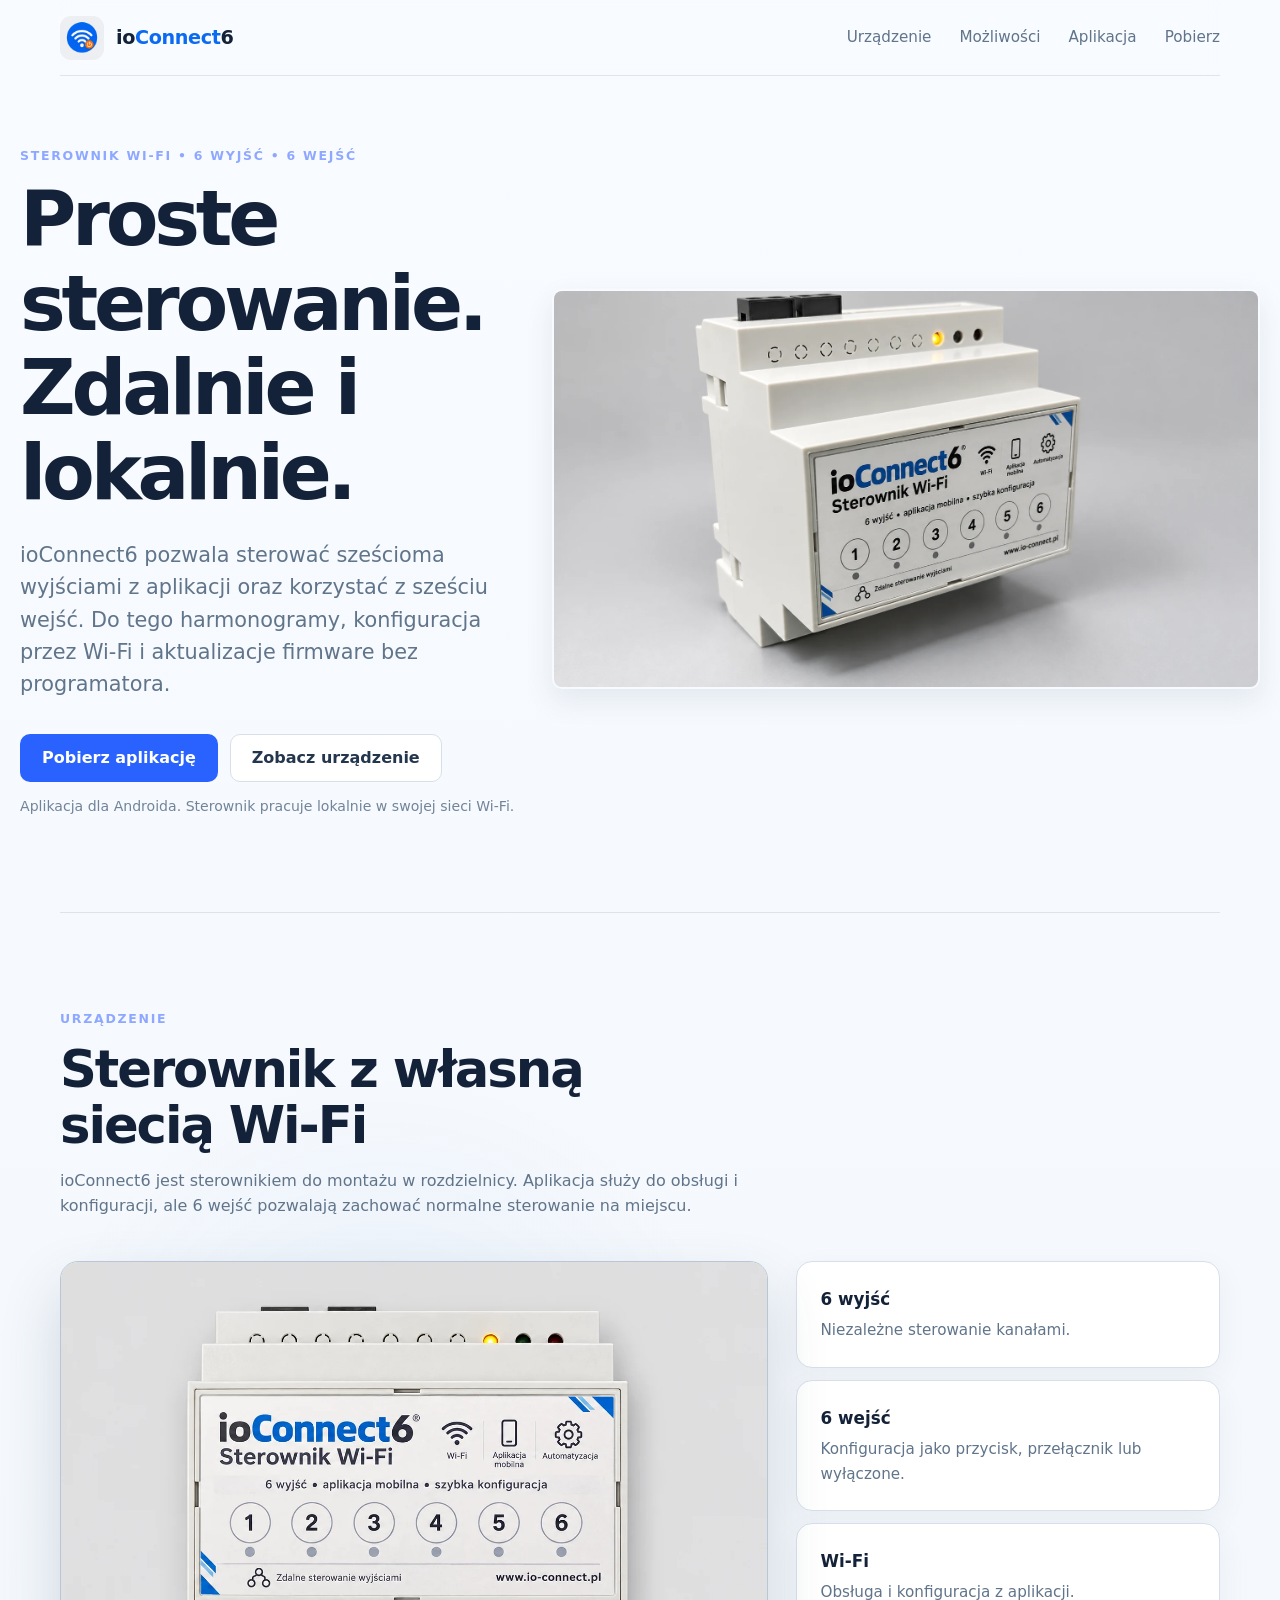
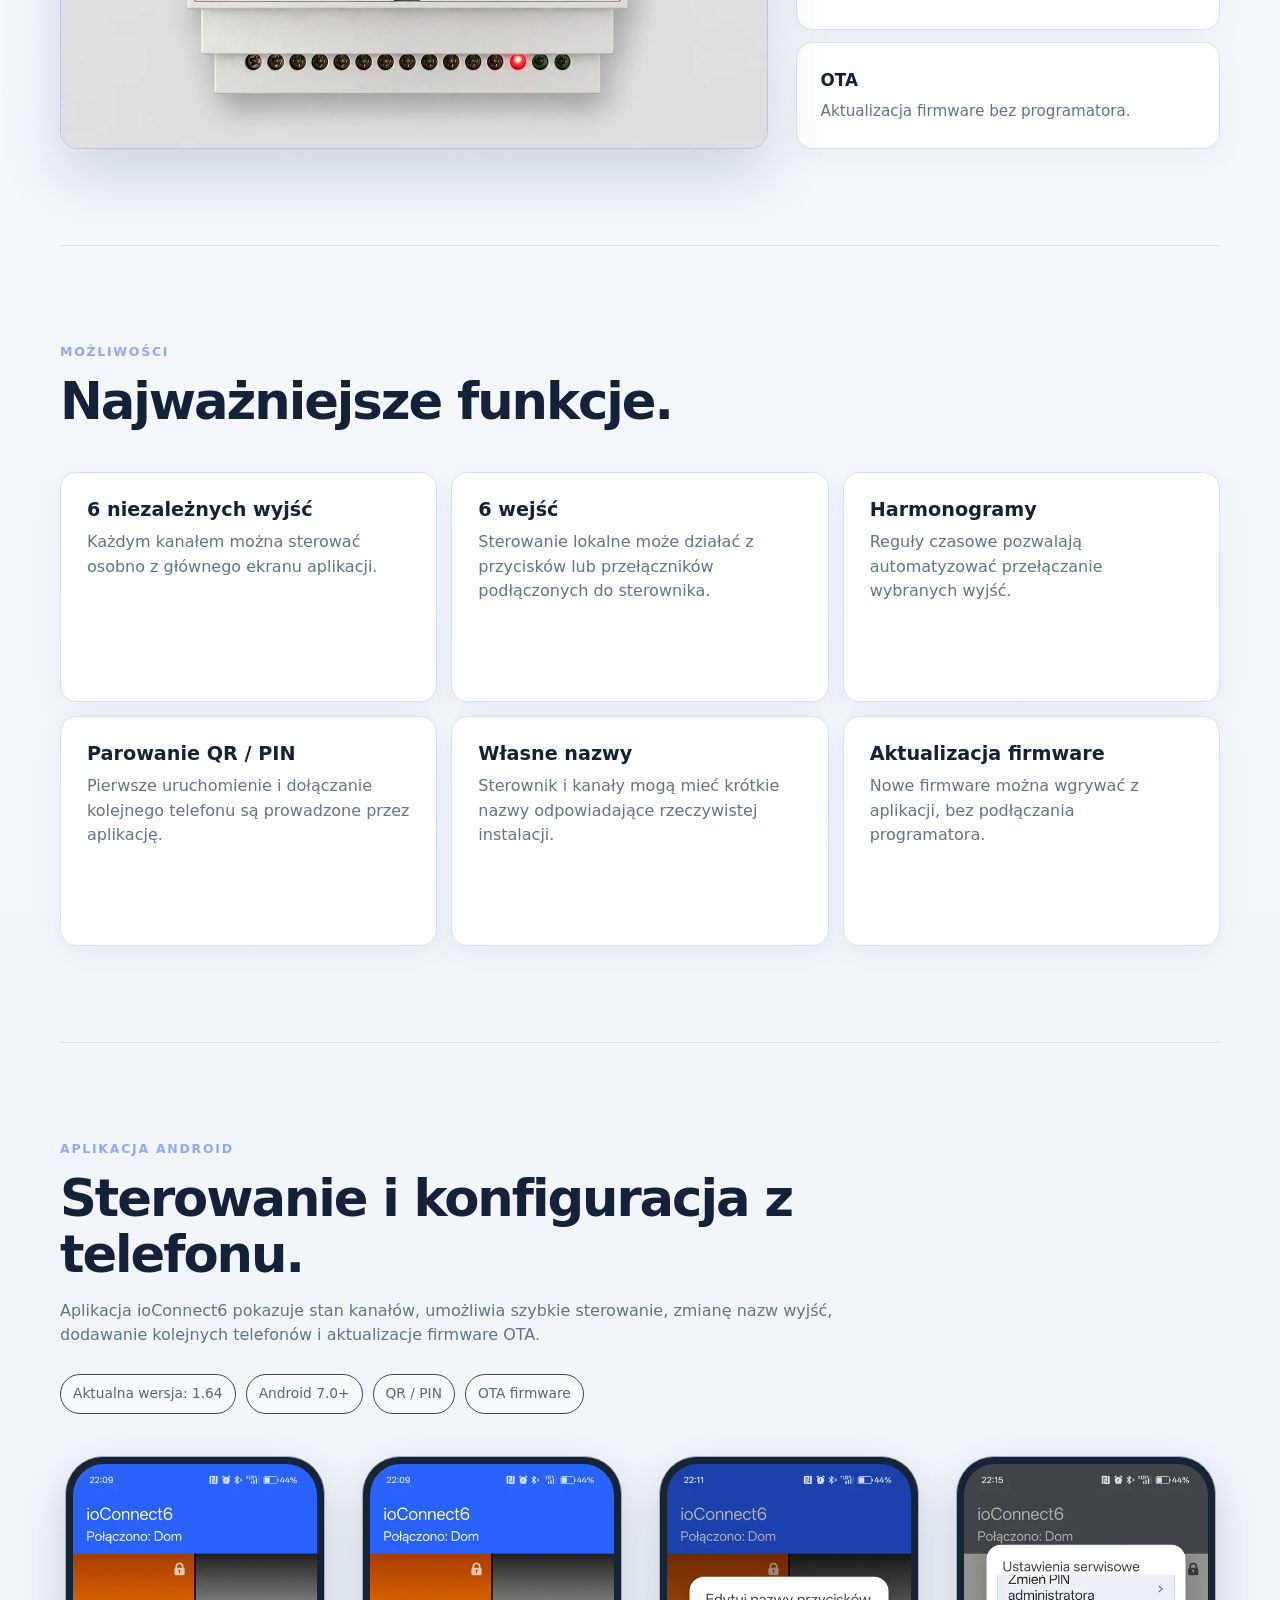
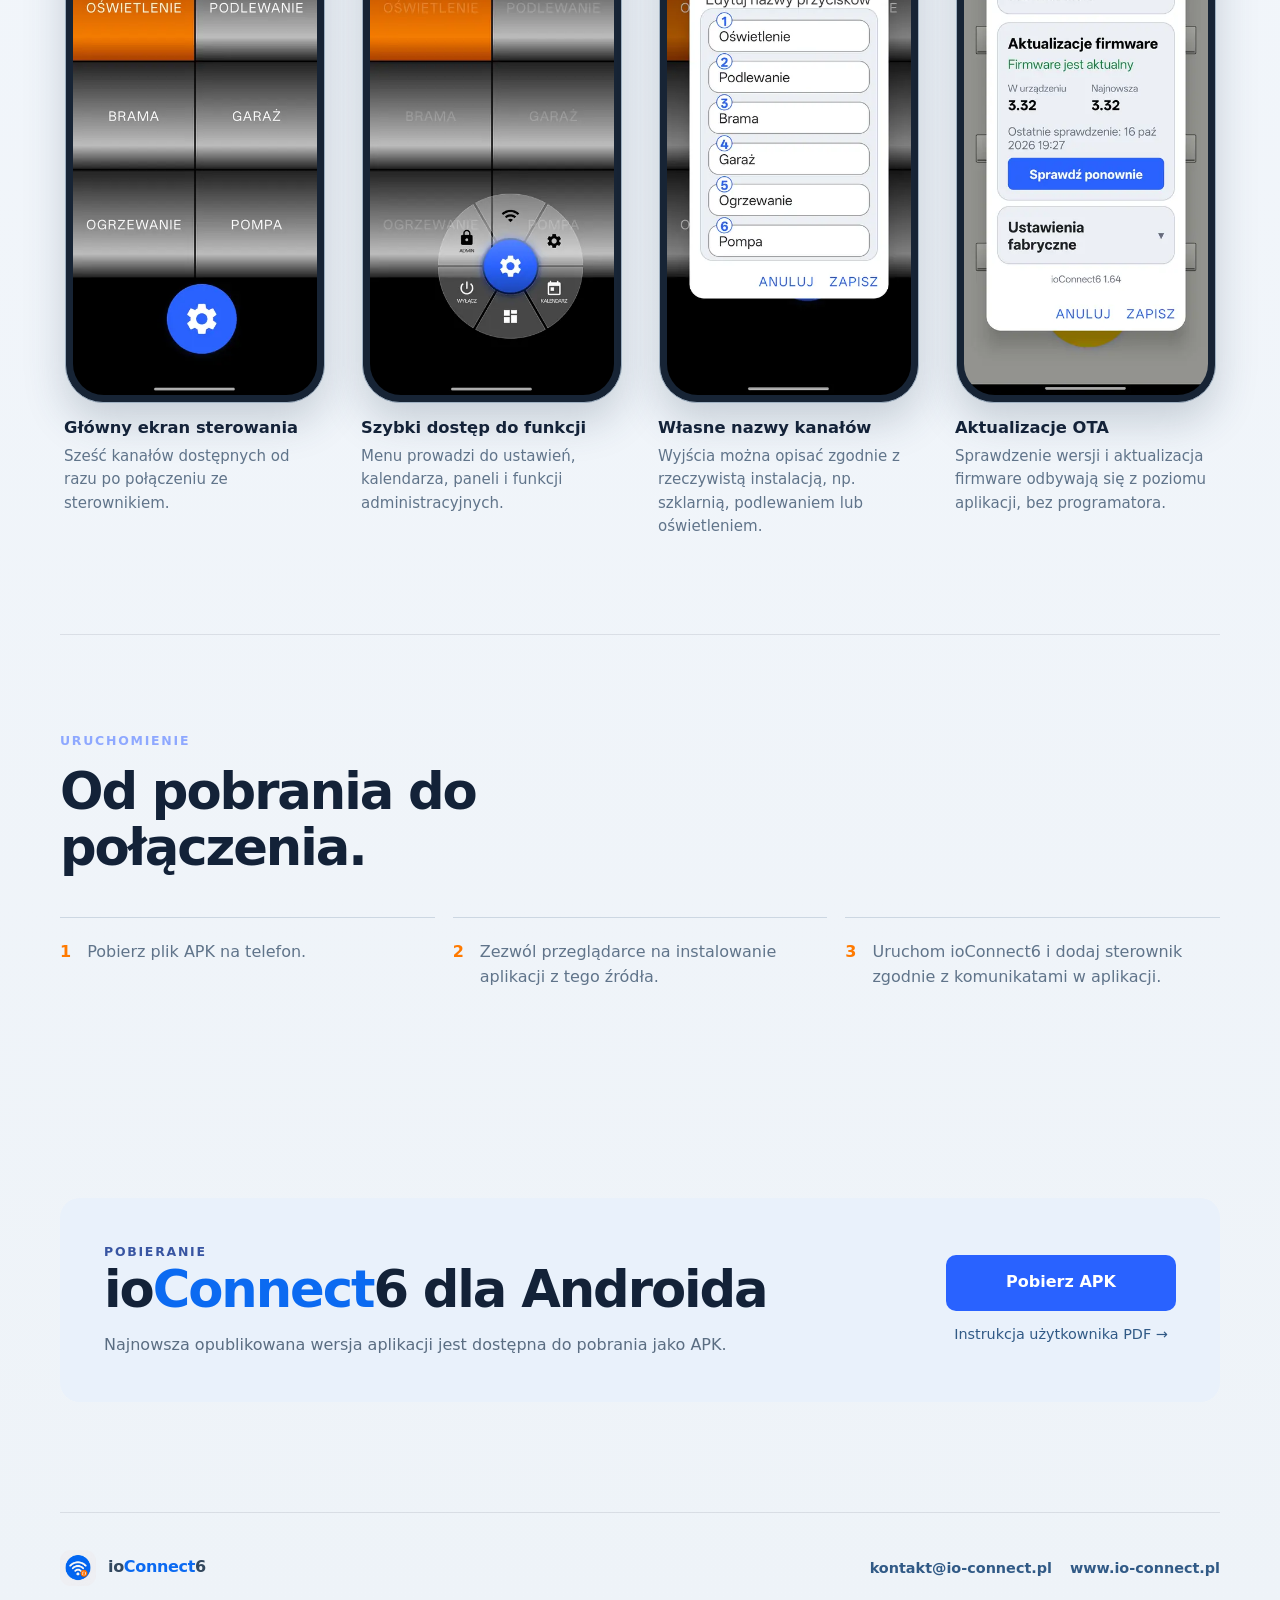
<file: index.html>
<!doctype html>
<html lang="pl">
<head>
  <meta charset="utf-8">
  <meta name="viewport" content="width=device-width, initial-scale=1">
  <meta name="description" content="ioConnect6 — sterownik Wi‑Fi z 6 wyjściami, 6 wejściami i aplikacją na Androida.">
  <meta name="robots" content="noindex, nofollow, noarchive">
  <meta name="theme-color" content="#f5f8fc">
  <title>ioConnect6 — sterownik Wi‑Fi</title>
  <link rel="icon" href="assets/ioConnect6-icon-512.jpg">
  <link rel="stylesheet" href="style.css?v=17-brand">
</head>
<body>
  <header class="topbar">
    <a class="brand" href="#start" aria-label="ioConnect6 — strona główna">
      <img src="assets/ioConnect6-icon-512.jpg" alt="" width="44" height="44">
      <span>io<span class="bc">Connect</span>6</span>
    </a>
    <nav aria-label="Główna nawigacja">
      <a href="#urzadzenie">Urządzenie</a>
      <a href="#mozliwosci">Możliwości</a>
      <a href="#aplikacja">Aplikacja</a>
      <a href="pobierz/">Pobierz</a>
    </nav>
  </header>

  <main>
    <section class="hero" id="start">
      <div class="hero-copy">
        <p class="eyebrow">STEROWNIK WI‑FI • 6 WYJŚĆ • 6 WEJŚĆ</p>
        <h1>Proste sterowanie. Zdalnie i lokalnie.</h1>
        <p class="lead">io<span class="bc">Connect</span>6 pozwala sterować sześcioma wyjściami z aplikacji oraz korzystać z sześciu wejść. Do tego harmonogramy, konfiguracja przez Wi‑Fi i aktualizacje firmware bez programatora.</p>
        <div class="hero-actions">
          <a class="button primary" href="pobierz/">Pobierz aplikację</a>
          <a class="button secondary" href="#urzadzenie">Zobacz urządzenie</a>
        </div>
        <p class="small-note">Aplikacja dla Androida. Sterownik pracuje lokalnie w swojej sieci Wi‑Fi.</p>
      </div>

      <figure class="product-hero">
        <img src="assets/ioConnect6-product-hero.webp" alt="Sterownik ioConnect6 w obudowie na szynę DIN" width="1672" height="941">
      </figure>
    </section>

    <section class="section product-section" id="urzadzenie">
      <div class="section-heading">
        <p class="eyebrow">URZĄDZENIE</p>
        <h2>Sterownik z własną siecią Wi‑Fi</h2>
        <p>io<span class="bc">Connect</span>6 jest sterownikiem do montażu w rozdzielnicy. Aplikacja służy do obsługi i konfiguracji, ale 6 wejść pozwalają zachować normalne sterowanie na miejscu.</p>
      </div>
      <div class="product-panel">
        <img src="assets/ioConnect6-product-front.webp" alt="ioConnect6 — widok sterownika od frontu" width="1672" height="941">
        <div class="product-facts">
          <div><strong>6 wyjść</strong><span>Niezależne sterowanie kanałami.</span></div>
          <div><strong>6 wejść</strong><span>Konfiguracja jako przycisk, przełącznik lub wyłączone.</span></div>
          <div><strong>Wi‑Fi</strong><span>Obsługa i konfiguracja z aplikacji.</span></div>
          <div><strong>OTA</strong><span>Aktualizacja firmware bez programatora.</span></div>
        </div>
      </div>
    </section>

    <section class="section" id="mozliwosci">
      <div class="section-heading">
        <p class="eyebrow">MOŻLIWOŚCI</p>
        <h2>Najważniejsze funkcje.</h2>
      </div>
      <div class="feature-grid">
        <article>
<h3>6 niezależnych wyjść</h3>
          <p>Każdym kanałem można sterować osobno z głównego ekranu aplikacji.</p>
        </article>
        <article>
<h3>6 wejść</h3>
          <p>Sterowanie lokalne może działać z przycisków lub przełączników podłączonych do sterownika.</p>
        </article>
        <article>
<h3>Harmonogramy</h3>
          <p>Reguły czasowe pozwalają automatyzować przełączanie wybranych wyjść.</p>
        </article>
        <article>
<h3>Parowanie QR / PIN</h3>
          <p>Pierwsze uruchomienie i dołączanie kolejnego telefonu są prowadzone przez aplikację.</p>
        </article>
        <article>
<h3>Własne nazwy</h3>
          <p>Sterownik i kanały mogą mieć krótkie nazwy odpowiadające rzeczywistej instalacji.</p>
        </article>
        <article>
<h3>Aktualizacja firmware</h3>
          <p>Nowe firmware można wgrywać z aplikacji, bez podłączania programatora.</p>
        </article>
      </div>
    </section>

    <section class="section app-section" id="aplikacja">
      <div class="section-heading app-heading">
        <p class="eyebrow">APLIKACJA ANDROID</p>
        <h2>Sterowanie i konfiguracja z telefonu.</h2>
        <p>Aplikacja io<span class="bc">Connect</span>6 pokazuje stan kanałów, umożliwia szybkie sterowanie, zmianę nazw wyjść, dodawanie kolejnych telefonów i aktualizacje firmware OTA.</p>
        <div class="meta-row">
          <span id="versionBadge">Aktualna wersja: 1.64</span>
          <span>Android 7.0+</span>
          <span>QR / PIN</span>
          <span>OTA firmware</span>
        </div>
      </div>
      <div class="app-shot-grid">
        <article class="app-shot-card">
          <div class="phone-frame"><img src="assets/app-main.webp" alt="Aplikacja ioConnect6 — główny ekran sterowania sześcioma wyjściami" width="420" height="916"></div>
          <div class="app-shot-copy">
            <h3>Główny ekran sterowania</h3>
            <p>Sześć kanałów dostępnych od razu po połączeniu ze sterownikiem.</p>
          </div>
        </article>
        <article class="app-shot-card">
          <div class="phone-frame"><img src="assets/app-menu.webp" alt="Aplikacja ioConnect6 — szybkie menu funkcji" width="420" height="916"></div>
          <div class="app-shot-copy">
            <h3>Szybki dostęp do funkcji</h3>
            <p>Menu prowadzi do ustawień, kalendarza, paneli i funkcji administracyjnych.</p>
          </div>
        </article>
        <article class="app-shot-card">
          <div class="phone-frame"><img src="assets/app-labels.webp" alt="Aplikacja ioConnect6 — edycja nazw przycisków" width="420" height="916"></div>
          <div class="app-shot-copy">
            <h3>Własne nazwy kanałów</h3>
            <p>Wyjścia można opisać zgodnie z rzeczywistą instalacją, np. szklarnią, podlewaniem lub oświetleniem.</p>
          </div>
        </article>
        <article class="app-shot-card">
          <div class="phone-frame"><img src="assets/app-ota.webp" alt="Aplikacja ioConnect6 — ekran aktualizacji firmware" width="420" height="916"></div>
          <div class="app-shot-copy">
            <h3>Aktualizacje OTA</h3>
            <p>Sprawdzenie wersji i aktualizacja firmware odbywają się z poziomu aplikacji, bez programatora.</p>
          </div>
        </article>
      </div>
    </section>

    <section class="section steps-section" id="jak-zaczac">
      <div class="section-heading">
        <p class="eyebrow">URUCHOMIENIE</p>
        <h2>Od pobrania do połączenia.</h2>
      </div>
      <div class="steps">
        <div><strong>1</strong><span>Pobierz plik APK na telefon.</span></div>
        <div><strong>2</strong><span>Zezwól przeglądarce na instalowanie aplikacji z tego źródła.</span></div>
        <div><strong>3</strong><span>Uruchom io<span class="bc">Connect</span>6 i dodaj sterownik zgodnie z komunikatami w aplikacji.</span></div>
      </div>
    </section>

    <section class="download-section" id="pobierz">
      <div>
        <p class="eyebrow">POBIERANIE</p>
        <h2>io<span class="bc">Connect</span>6 dla Androida</h2>
        <p id="releaseText">Najnowsza opublikowana wersja aplikacji jest dostępna do pobrania jako APK.</p>
      </div>
      <div class="download-actions">
        <a class="button primary large" href="pobierz/">Pobierz APK</a>
        <a class="text-link" id="downloadManual" href="docs/Instrukcja_uzytkownika_ioConnect6.pdf" target="_blank" rel="noopener">Instrukcja użytkownika PDF →</a>
      </div>
    </section>
  </main>

  <footer>
    <div class="brand footer-brand">
      <img src="assets/ioConnect6-icon-512.jpg" alt="" width="36" height="36">
      <span>io<span class="bc">Connect</span>6</span>
    </div>
    <div class="footer-contact">
      <a href="mailto:kontakt@io-connect.pl">kontakt@io-connect.pl</a>
      <a href="./">www.io-connect.pl</a>
    </div>
  </footer>

  <script src="site.js?v=11-manual" defer></script>
</body>
</html>
</file>
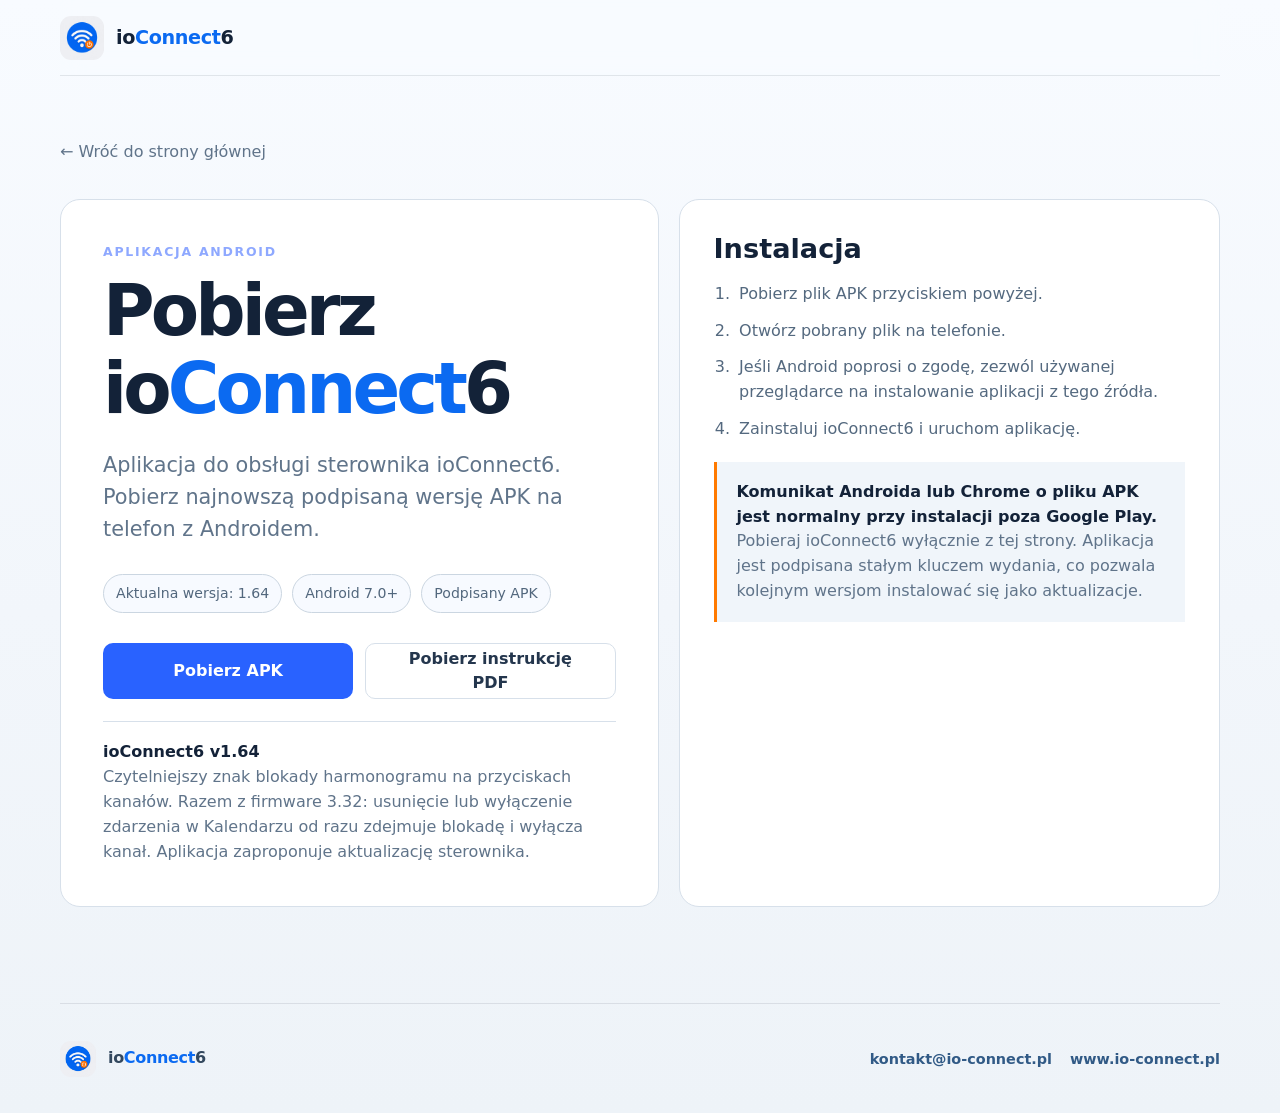
<file: pobierz/index.html>
<!doctype html>
<html lang="pl">
<head>
  <meta charset="utf-8">
  <meta name="viewport" content="width=device-width, initial-scale=1">
  <meta name="description" content="Pobierz aplikację ioConnect6 na Androida i zobacz krótką instrukcję instalacji.">
  <meta name="robots" content="noindex, nofollow, noarchive">
  <meta name="theme-color" content="#f5f8fc">
  <title>Pobierz ioConnect6</title>
  <link rel="icon" href="../assets/ioConnect6-icon-512.jpg">
  <link rel="stylesheet" href="../style.css?v=17-brand">
  <style>
    .download-page { width: 100%; margin: 0 auto; padding: 64px 0 96px; }
    .back-link { display:inline-block; margin-bottom:34px; color:#60748a; text-decoration:none; }
    .back-link:hover { color:#132238; }
    .download-layout { display:grid; grid-template-columns:minmax(0,1.05fr) minmax(0,.95fr); gap:20px; align-items:stretch; }
    .download-hero { padding: 42px; border:1px solid #d7e0ea; border-radius:20px; background:#ffffff; }
    .download-hero h1 { font-size:clamp(2.5rem,7vw,4.4rem); margin-bottom:18px; }
    .download-hero .lead { margin-bottom:28px; }
    .download-meta { display:flex; flex-wrap:wrap; gap:10px; margin:20px 0 30px; }
    .download-meta span { border:1px solid #cbd6e1; border-radius:999px; padding:8px 12px; color:#52677d; font-size:.88rem; background:#f7faff; }
    .install-card { margin-top:0; padding:34px; border:1px solid #d7e0ea; border-radius:20px; background:#ffffff; }
    .install-card h2 { font-size:1.7rem; margin-bottom:18px; }
    .install-list { margin:0; padding-left:1.35rem; color:#54697f; }
    .install-list li { margin:12px 0; padding-left:4px; }
    .notice { margin-top:20px; padding:18px 20px; border-left:3px solid #ff7a00; background:#f0f5fa; color:#60748a; }
    .notice strong { color:#132238; }
    .release-notes { margin-top:22px; padding-top:18px; border-top:1px solid #d7e0ea; color:#60748a; }
    .release-notes strong { color:#132238; }
    @media (max-width:860px) {
      .download-layout { grid-template-columns:1fr; }
    }
    @media (max-width:560px) {
      .download-page { padding-top:42px; }
      .download-hero { padding:26px 22px; }
      .install-card { padding:24px 22px; }
    }
  </style>
</head>
<body>
  <header class="topbar">
    <a class="brand" href="../" aria-label="ioConnect6 — strona główna">
      <img src="../assets/ioConnect6-icon-512.jpg" alt="" width="44" height="44">
      <span>io<span class="bc">Connect</span>6</span>
    </a>
  </header>

  <main>
    <div class="download-page">
      <a class="back-link" href="../">← Wróć do strony głównej</a>

      <div class="download-layout">
      <section class="download-hero">
        <p class="eyebrow">APLIKACJA ANDROID</p>
        <h1>Pobierz io<span class="bc">Connect</span>6</h1>
        <p class="lead">Aplikacja do obsługi sterownika io<span class="bc">Connect</span>6. Pobierz najnowszą podpisaną wersję APK na telefon z Androidem.</p>
        <div class="download-meta">
          <span id="versionBadge">Aktualna wersja: 1.64</span>
          <span>Android 7.0+</span>
          <span>Podpisany APK</span>
        </div>
        <div class="download-buttons">
          <a class="button primary large" id="downloadApk" href="https://github.com/unijavac/ioConnect6-App/releases/latest">Pobierz APK</a>
          <a class="button secondary large" id="downloadManual" href="../docs/Instrukcja_uzytkownika_ioConnect6.pdf" target="_blank" rel="noopener">Pobierz instrukcję PDF</a>
        </div>
        <div class="release-notes">
          <strong>io<span class="bc">Connect</span>6 v1.64</strong><br>
          Czytelniejszy znak blokady harmonogramu na przyciskach kanałów. Razem z firmware 3.32: usunięcie lub wyłączenie zdarzenia w Kalendarzu od razu zdejmuje blokadę i wyłącza kanał. Aplikacja zaproponuje aktualizację sterownika.
        </div>
      </section>

      <section class="install-card">
        <h2>Instalacja</h2>
        <ol class="install-list">
          <li>Pobierz plik APK przyciskiem powyżej.</li>
          <li>Otwórz pobrany plik na telefonie.</li>
          <li>Jeśli Android poprosi o zgodę, zezwól używanej przeglądarce na instalowanie aplikacji z tego źródła.</li>
          <li>Zainstaluj io<span class="bc">Connect</span>6 i uruchom aplikację.</li>
        </ol>
        <div class="notice">
          <strong>Komunikat Androida lub Chrome o pliku APK jest normalny przy instalacji poza Google Play.</strong>
          Pobieraj io<span class="bc">Connect</span>6 wyłącznie z tej strony. Aplikacja jest podpisana stałym kluczem wydania, co pozwala kolejnym wersjom instalować się jako aktualizacje.
        </div>
      </section>
      </div>
    </div>
  </main>

  <footer>
    <div class="brand footer-brand">
      <img src="../assets/ioConnect6-icon-512.jpg" alt="" width="36" height="36">
      <span>io<span class="bc">Connect</span>6</span>
    </div>
    <div class="footer-contact">
      <a href="mailto:kontakt@io-connect.pl">kontakt@io-connect.pl</a>
      <a href="../">www.io-connect.pl</a>
    </div>
  </footer>

  <script>
  (() => {
    const api = 'https://api.github.com/repos/unijavac/ioConnect6-App/releases/latest';
    const fallback = 'https://github.com/unijavac/ioConnect6-App/releases/latest';
    const manualFallback = 'https://github.com/unijavac/ioConnect6-App/releases/download/v1.64/Instrukcja_uzytkownika_ioConnect6_v1.16.pdf';
    const button = document.getElementById('downloadApk');
    const manualButton = document.getElementById('downloadManual');
    const badge = document.getElementById('versionBadge');

    fetch(api, { headers: { 'Accept': 'application/vnd.github+json' } })
      .then(r => { if (!r.ok) throw new Error('GitHub API'); return r.json(); })
      .then(release => {
        const assets = Array.isArray(release.assets) ? release.assets : [];
        const apk = assets.find(a => a.name && a.name.toLowerCase().endsWith('.apk'));
        const pdfs = assets.filter(a => a.name && a.name.toLowerCase().endsWith('.pdf'));
        pdfs.sort((a, b) => new Date(b.created_at || 0) - new Date(a.created_at || 0));
        const manualAsset = pdfs[0] || null;
        const version = (release.tag_name || '').replace(/^v/i, '') || 'najnowsza';
        if (badge) badge.textContent = `Aktualna wersja: ${version}`;
        if (apk && apk.browser_download_url) button.href = apk.browser_download_url;
        else button.href = fallback;
      })
      .catch(() => {
        button.href = fallback;
      });

  })();
  </script>
</body>
</html>
</file>
<file: style.css>
:root {
  --bg: #f5f8fc;
  --panel: #ffffff;
  --panel-2: #edf3f9;
  --line: #d7e0ea;
  --text: #132238;
  --muted: #60748a;
  --blue: #2962ff;
  --blue-2: #3973ff;
  --orange: #ff7a00;
  --green: #2e7d32;
  --max: 1160px;
}

* { box-sizing: border-box; }
html { scroll-behavior: smooth; }
body {
  margin: 0;
  background: var(--bg);
  color: var(--text);
  font-family: Inter, ui-sans-serif, system-ui, -apple-system, BlinkMacSystemFont, "Segoe UI", sans-serif;
  line-height: 1.55;
}
a { color: inherit; }
button, a { -webkit-tap-highlight-color: transparent; }

.topbar {
  width: min(calc(100% - 40px), var(--max));
  margin: 0 auto;
  min-height: 76px;
  display: flex;
  align-items: center;
  justify-content: space-between;
  border-bottom: 1px solid rgba(19,34,56,.10);
}
.brand {
  display: inline-flex;
  align-items: center;
  gap: 12px;
  text-decoration: none;
  font-weight: 750;
  letter-spacing: -.02em;
  font-size: 1.2rem;
}
.brand img { border-radius: 11px; }
nav { display: flex; gap: 28px; }
nav a { color: var(--muted); text-decoration: none; font-size: .95rem; }
nav a:hover { color: var(--text); }

main { width: min(calc(100% - 40px), var(--max)); margin: 0 auto; }
.hero {
  width: min(calc(100vw - 40px), 1280px);
  margin-left: 50%;
  transform: translateX(-50%);
  min-height: 650px;
  display: grid;
  grid-template-columns: minmax(480px, 1fr) 708px;
  gap: 26px;
  align-items: center;
  padding: 70px 0 80px;
}
.eyebrow {
  margin: 0 0 12px;
  color: #8ea8ff;
  font-weight: 750;
  font-size: .78rem;
  letter-spacing: .14em;
}
h1, h2, h3 { margin-top: 0; line-height: 1.1; }
h1 {
  max-width: 720px;
  margin-bottom: 24px;
  font-size: clamp(3rem, 6vw, 5.4rem);
  letter-spacing: -.055em;
  font-weight: 760;
}
.lead { max-width: 690px; color: var(--muted); font-size: clamp(1.08rem, 1.8vw, 1.3rem); }
.hero-actions { display: flex; flex-wrap: wrap; gap: 12px; margin-top: 34px; }
.button {
  min-height: 48px;
  padding: 0 21px;
  border-radius: 10px;
  display: inline-flex;
  align-items: center;
  justify-content: center;
  font-weight: 720;
  text-decoration: none;
  border: 1px solid transparent;
  transition: transform .15s ease, background-color .15s ease, border-color .15s ease;
}
.button:hover { transform: translateY(-1px); }
.button.primary { background: var(--blue); color: white; }
.button.primary:hover { background: var(--blue-2); }
.button.secondary { border-color: var(--line); background: #ffffff; color: #24364d; }
.button.secondary:hover { border-color: #aab9c8; }
.button.large { min-height: 56px; padding-inline: 28px; }
.small-note { color: #718499; font-size: .88rem; margin-top: 14px; }


.product-hero {
  margin: 0;
  border: 0;
  border-radius: 10px;
  overflow: hidden;
  background: transparent;
  box-shadow: 0 12px 28px rgba(61,84,109,.10);
  padding: 2px;
  justify-self: end;
  width: 100%;
}
.product-hero img {
  display: block;
  width: 100%;
  height: auto;
  object-fit: cover;
  object-position: center 42%;
  border-radius: 8px;
}


.product-section .section-heading p:not(.eyebrow) { color: var(--muted); max-width: 760px; }
.product-panel {
  display: grid;
  grid-template-columns: minmax(0, 1.25fr) minmax(280px, .75fr);
  gap: 28px;
  align-items: stretch;
}
.product-panel > img {
  width: 100%;
  height: 100%;
  min-height: 420px;
  object-fit: cover;
  border: 1px solid var(--line);
  border-radius: 18px;
  background: #d5dee8;
  filter: contrast(1.08) brightness(.96);
}
.product-facts {
  display: grid;
  grid-template-columns: 1fr;
  gap: 12px;
}
.product-facts > div {
  padding: 24px;
  border: 1px solid var(--line);
  border-radius: 16px;
  background: var(--panel);
}
.product-facts strong { display: block; font-size: 1.05rem; margin-bottom: 6px; }
.product-facts span { color: var(--muted); font-size: .95rem; }

.section { padding: 96px 0; border-top: 1px solid rgba(19,34,56,.10); }
.section-heading { max-width: 680px; margin-bottom: 42px; }
.section-heading h2, .app-heading h2, .download-section h2 { font-size: clamp(2rem, 4vw, 3.4rem); letter-spacing: -.04em; margin-bottom: 16px; }
.feature-grid { display: grid; grid-template-columns: repeat(3, 1fr); gap: 14px; }
.feature-grid article {
  min-height: 230px;
  padding: 26px;
  border: 1px solid var(--line);
  border-radius: 16px;
  background: var(--panel);
}
.feature-grid h3 { font-size: 1.2rem; margin-bottom: 10px; }
.feature-grid p { color: var(--muted); margin: 0; }
.feature-no { display: block; margin-bottom: 46px; color: #718096; font-size: .78rem; font-weight: 760; }

.app-heading { max-width: 820px; }
.app-heading p:not(.eyebrow) { color: var(--muted); }
.meta-row { display: flex; flex-wrap: wrap; gap: 10px; margin-top: 26px; }
.meta-row span { border: 1px solid #3a4654; background: #f7faff; color: #52677d; border-radius: 999px; padding: 8px 12px; font-size: .86rem; }

.app-shot-grid {
  display: grid;
  grid-template-columns: repeat(4, minmax(0, 1fr));
  gap: 28px;
  align-items: start;
}
.app-shot-card {
  background: transparent;
  display: flex;
  flex-direction: column;
  align-items: center;
  min-width: 0;
}
.phone-frame {
  width: min(100%, 260px);
  padding: 7px;
  border-radius: 38px;
  background: #172435;
  border: 1px solid #9fb0c1;
  box-shadow: 0 18px 42px rgba(46,68,91,.22);
  overflow: hidden;
}
.phone-frame img {
  display: block;
  width: 100%;
  height: auto;
  border-radius: 31px;
}
.app-shot-copy {
  width: min(100%, 280px);
  padding: 16px 4px 0;
}
.app-shot-copy h3 {
  margin: 0 0 8px;
  font-size: 1.02rem;
}
.app-shot-copy p {
  margin: 0;
  color: var(--muted);
  font-size: .94rem;
}

.steps { display: grid; grid-template-columns: repeat(3, 1fr); gap: 18px; }
.steps > div { display: flex; gap: 16px; align-items: flex-start; padding: 22px 0; border-top: 1px solid #ccd7e2; color: var(--muted); }
.steps strong { color: var(--orange); font-size: 1rem; }

.download-section {
  margin: 90px 0 110px;
  padding: 44px;
  border-radius: 20px;
  background: #e9f1fb;
  color: #132238;
  display: grid;
  grid-template-columns: 1fr auto;
  gap: 48px;
  align-items: center;
}
.download-section .eyebrow { color: #3855a2; }
.download-section h2 { margin-bottom: 10px; }
.download-section p { color: #5a6d82; margin-bottom: 0; }
.download-actions { display: flex; min-width: 230px; flex-direction: column; gap: 12px; align-items: stretch; }
.text-link { color: #315a86; text-decoration: none; font-size: .9rem; text-align: center; }
.text-link:hover { text-decoration: underline; }

footer {
  width: min(calc(100% - 40px), var(--max));
  margin: 0 auto;
  min-height: 110px;
  border-top: 1px solid rgba(19,34,56,.10);
  display: flex;
  align-items: center;
  justify-content: space-between;
  color: #728398;
  font-size: .9rem;
}
.footer-brand { color: #33485e; font-size: 1rem; }

.footer-contact {
  display: flex;
  align-items: center;
  gap: 18px;
}
.footer-contact a {
  color: #315a86;
  text-decoration: none;
  font-weight: 600;
}
.footer-contact a:hover { text-decoration: underline; }


@media (max-width: 860px) {
  nav { display: none; }
  .hero {
    width: 100%;
    margin-left: 0;
    transform: none;
    grid-template-columns: 1fr;
    gap: 42px;
    padding-top: 54px;
  }
  .product-hero { width: 100%; max-width: 720px; justify-self: start; }
  .product-panel { grid-template-columns: 1fr; }
  .product-panel > img { min-height: 0; }
  .feature-grid { grid-template-columns: 1fr 1fr; }
  .app-shot-grid { grid-template-columns: 1fr 1fr; gap: 34px 24px; }
  .steps { grid-template-columns: 1fr; }
  .download-section { grid-template-columns: 1fr; }
  .download-actions { max-width: 320px; }
}

@media (max-width: 560px) {
  .topbar, main, footer { width: min(calc(100% - 28px), var(--max)); }
  .topbar { min-height: 66px; }
  h1 { font-size: 3rem; }
  .hero { min-height: auto; padding-bottom: 58px; }
  .feature-grid { grid-template-columns: 1fr; }
  .section { padding: 70px 0; }
  .app-shot-grid {
    display: flex;
    gap: 18px;
    overflow-x: auto;
    scroll-snap-type: x mandatory;
    padding: 2px 2px 18px;
    margin-inline: -2px;
  }
  .app-shot-card {
    flex: 0 0 min(84vw, 330px);
    scroll-snap-align: center;
  }
  .phone-frame { width: min(100%, 300px); border-radius: 42px; }
  .phone-frame img { border-radius: 34px; }
  .app-shot-copy { max-width: 300px; text-align: center; }
  .download-section { margin: 70px 0 80px; padding: 28px 22px; }
  footer { flex-direction: column; align-items: flex-start; justify-content: center; gap: 14px; padding: 22px 0; }
  .footer-contact { flex-wrap: wrap; gap: 8px 16px; }
  .product-hero { border-radius: 16px; }
}

/* v8 light */
body { background: linear-gradient(180deg,#f8fbff 0%,#f2f6fb 55%,#eef3f8 100%); }
.topbar { background: rgba(248,251,255,.88); backdrop-filter: blur(10px); }
nav a:hover { color:#132238; }
.product-facts > div, .feature-grid article { box-shadow: 0 10px 30px rgba(46,68,91,.06); }
.product-panel > img { box-shadow: 0 24px 55px rgba(55,78,102,.16); }
.product-section { background: radial-gradient(circle at 28% 55%, rgba(44,119,198,.07), transparent 36%); }

/* hero — cienka ramka */
.product-hero {
  background: transparent;
  border-color: transparent;
  padding:2px;
  box-shadow:0 12px 28px rgba(61,84,109,.10);
}
.product-hero img {
  border-radius:8px;
  box-shadow:none;
}
.product-panel > img {
  background:#d5dee8;
  border-color:#b9c7d5;
  box-shadow:0 28px 60px rgba(44,67,91,.19);
  filter:contrast(1.035) brightness(.985);
}

.download-buttons { display: flex; flex-wrap: wrap; gap: 12px; margin-top: 18px; }
.download-buttons .button { flex: 1 1 220px; text-align: center; }

/* Kolor marki jak na obudowie: „Connect” niebieskie */
.bc { color: inherit; }
.brand .bc, h1 .bc, h2 .bc, h3 .bc, footer .bc { color: #0b6af1; }
</file>
